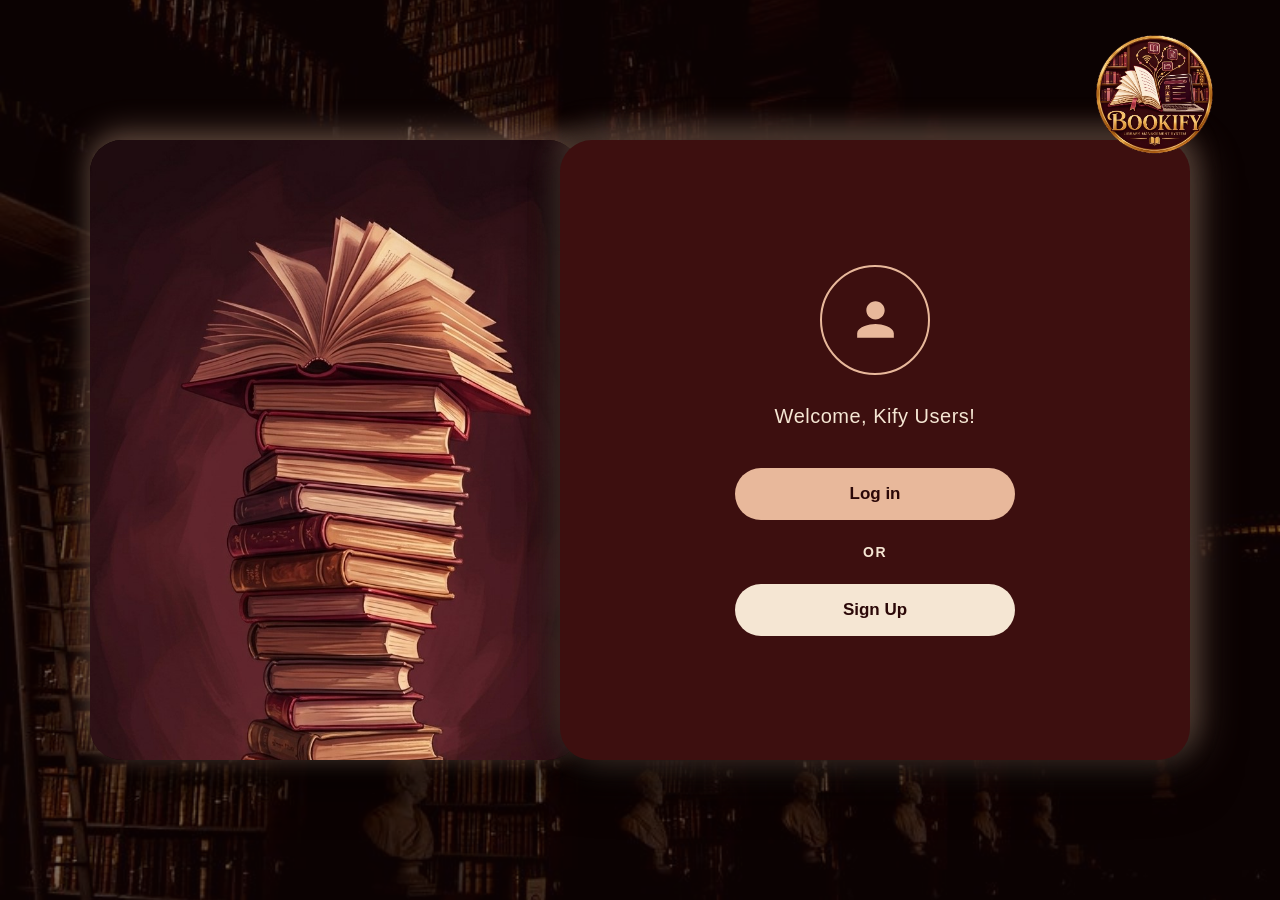
<file: index.html>
<!DOCTYPE html>
<html lang="en">
<head>
<meta charset="UTF-8">
<meta name="viewport" content="width=device-width, initial-scale=1.0">
<title>Bookify — Log In</title>
<link rel="stylesheet" href="d.css">
</head>
<body>

<div class="auth-page">
  <img class="auth-logo" src="lg_no_bg.png" alt="Bookify">
  <div class="auth-container">
    <div class="auth-illustration">
      <img class="auth-books-img" src="bookstack.jpg" alt="Books">
    </div>
    <div class="auth-form-panel">
      <div class="auth-avatar">
        <svg viewBox="0 0 24 24"><path d="M12 12c2.21 0 4-1.79 4-4s-1.79-4-4-4-4 1.79-4 4 1.79 4 4 4zm0 2c-2.67 0-8 1.34-8 4v2h16v-2c0-2.66-5.33-4-8-4z"/></svg>
      </div>
      <div class="auth-heading">Welcome, Kify Users!</div>  
      <div id="loginButtons">
        <button class="auth-btn" onclick="showLoginForm()">Log in</button>
        <div class="auth-or">OR</div>
        <button class="auth-btn-secondary" onclick="showSignUpForm()">Sign Up</button>
      </div>
      <div id="loginForm" class="hidden">
        <div class="auth-field">
          <label>Username</label>
          <input type="text" placeholder="Username" id="loginUsername">
        </div>
        <div class="auth-field">
          <label>Password</label>
          <input type="password" placeholder="Password" id="loginPassword">
        </div>
        <div class="auth-link" onclick="alert('Password reset link sent to your email.')">Forgot Password?</div>
        <button class="auth-btn" onclick="login()">Log in</button>
        <div class="auth-back" onclick="backToLoginButtons()">Back</div>
      </div>
      <div id="signUpForm" class="hidden">
        <div class="auth-field">
          <label>Full Name</label>
          <input type="text" placeholder="Full Name" id="signupName">
        </div>
        <div class="auth-field">
          <label>Username</label>
          <input type="text" placeholder="Choose a username" id="signupUsername">
        </div>
        <div class="auth-field">
          <label>Student / Employee ID</label>
          <input type="text" placeholder="ID Number" id="signupId">
        </div>
        <div class="auth-field">
          <label>Email</label>
          <input type="email" placeholder="Email Address" id="signupEmail">
        </div>
        <div class="auth-field">
          <label>Password</label>
          <input type="password" placeholder="Password" id="signupPassword">
        </div>
        <div class="auth-field">
          <label>Confirm Password</label>
          <input type="password" placeholder="Confirm Password" id="signupConfirm">
        </div>
        <div class="auth-field">
          <label>I am a...</label>
          <div class="auth-roles">
            <button type="button" class="role-btn" onclick="selectRole(this, 'student')">🎓 Student</button>
            <button type="button" class="role-btn" onclick="selectRole(this, 'faculty')">👨‍🏫 Faculty</button>
            <button type="button" class="role-btn" onclick="selectRole(this, 'librarian')">📚 Librarian</button>
          </div>
        </div>
        <button class="auth-btn" onclick="signup()">Sign Up</button>
        <div class="auth-back" onclick="backToLoginButtons()">Already have an account? Log in</div>
      </div>
    </div>
  </div>
</div>

<script src="j.js"></script>
</body>
</html>
</file>
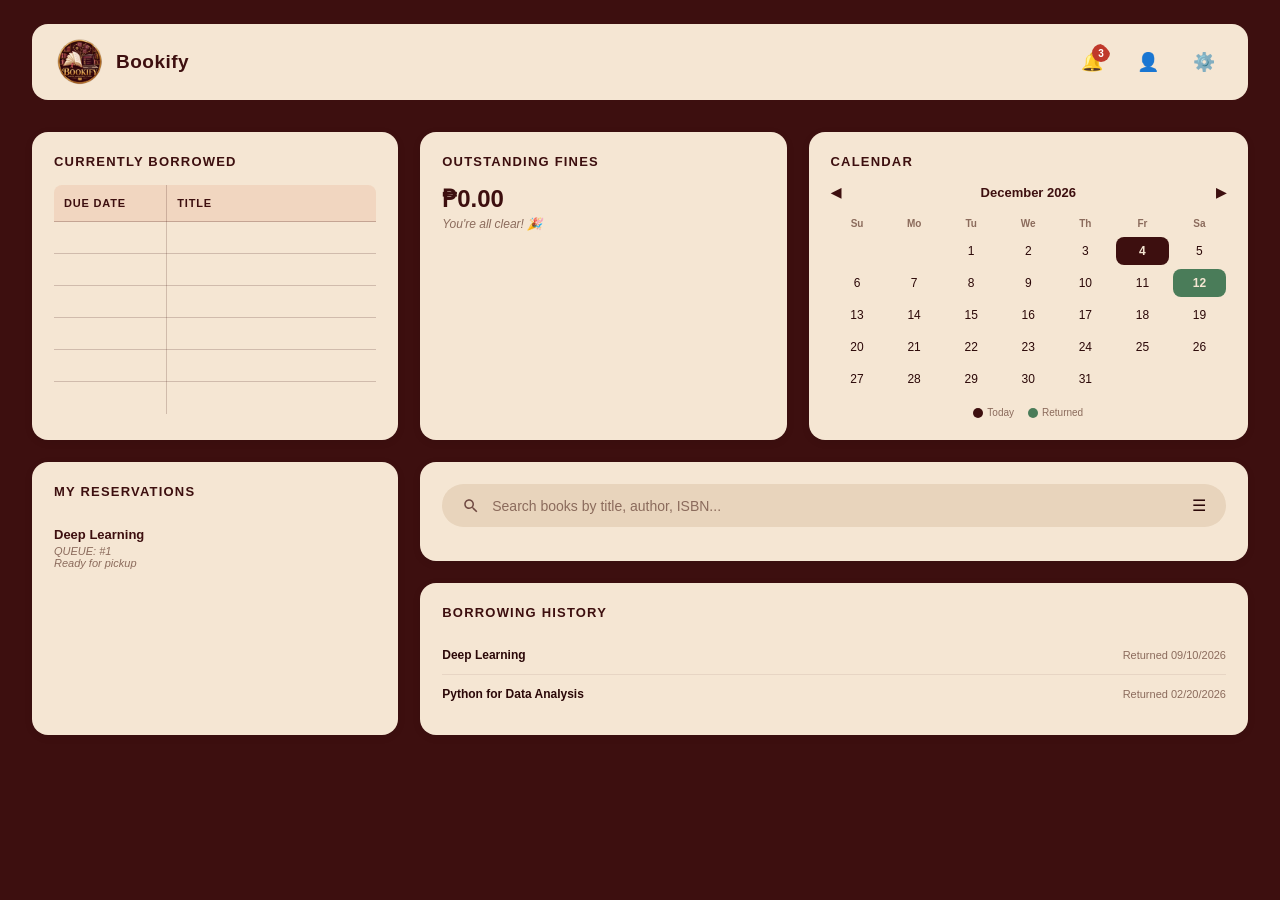
<file: faculty.html>
<!DOCTYPE html>
<html lang="en">
<head>
<meta charset="UTF-8">
<meta name="viewport" content="width=device-width, initial-scale=1.0">
<title>Bookify — Faculty Dashboard</title>
<link rel="stylesheet" href="d.css">
</head>
<body>

<div class="dashboard-page">
  <div class="top-bar">
    <div class="top-bar-logo">
      <img src="lg_no_bg.png" alt="Bookify">
      <span>Bookify</span>
    </div>
    <div class="top-bar-icons">
      <button class="icon-btn" onclick="toggleNotif()">
        🔔
        <span class="badge" id="notifBadge">0</span>
      </button>
      <button class="icon-btn" id="profileBtn" onclick="openProfile()">👤</button>
      <a href="settings.html" class="icon-btn">⚙️</a>
      <div id="notifDropdown" class="notif-dropdown hidden">
        <h4>🔔 Notifications</h4>
        <div id="notifContent"></div>
      </div>
    </div>
  </div>

  <div class="dashboard-content student-layout">
    <div class="card card-borrowed">
      <h3>CURRENTLY BORROWED</h3>
      <table class="borrowed-table">
        <thead>
          <tr><th>Due Date</th><th>Title</th></tr>
        </thead>
        <tbody>
          <tr><td></td><td></td></tr>
          <tr><td></td><td></td></tr>
          <tr><td></td><td></td></tr>
          <tr><td></td><td></td></tr>
          <tr><td></td><td></td></tr>
          <tr><td></td><td></td></tr>
        </tbody>
      </table>
    </div>

    <div class="card card-fines">
      <h3>OUTSTANDING FINES</h3>
      <div class="fine-amount">₱0.00</div>
      <div class="fine-reason">You're all clear! 🎉</div>
    </div>

    <div class="card card-calendar">
      <h3>CALENDAR</h3>
      <div class="calendar-widget">
        <div class="calendar-header">
          <span>◀</span>
          <span id="calendarMonth">September 2026</span>
          <span>▶</span>
        </div>
        <div class="calendar-grid" id="calendarGrid"></div>
      </div>
      <div class="calendar-legend">
        <span><span class="legend-dot today-dot"></span>Today</span>
        <span><span class="legend-dot returned-dot"></span>Returned</span>
      </div>
    </div>

    <div class="card card-reservations">
      <h3>MY RESERVATIONS</h3>
      <div class="reservation-item">
        <div class="title">Deep Learning</div>
        <div class="meta">QUEUE: #1</div>
        <div class="meta">Ready for pickup</div>
      </div>
    </div>

    <div class="card card-search">
      <div class="search-bar">
        <svg viewBox="0 0 24 24"><path d="M15.5 14h-.79l-.28-.27C15.41 12.59 16 11.11 16 9.5 16 5.91 13.09 3 9.5 3S3 5.91 3 9.5 5.91 16 9.5 16c1.61 0 3.09-.59 4.23-1.57l.27.28v.79l5 4.99L20.49 19l-4.99-5zm-6 0C7.01 14 5 11.99 5 9.5S7.01 5 9.5 5 14 7.01 14 9.5 11.99 14 9.5 14z"/></svg>
        <input type="text" placeholder="Search books by title, author, ISBN..." id="bookSearch" oninput="handleBookSearch(this.value)">
        <span>☰</span>
      </div>
      <div id="searchResults" class="search-results"></div>
    </div>

    <div class="card card-history">
      <h3>BORROWING HISTORY</h3>
      <div class="history-item">
        <span class="book-title">Deep Learning</span>
        <span class="return-date">Returned 09/10/2026</span>
      </div>
      <div class="history-item">
        <span class="book-title">Python for Data Analysis</span>
        <span class="return-date">Returned 02/20/2026</span>
      </div>
    </div>
  </div>
</div>

<div id="modalOverlay" class="modal-overlay hidden">
  <div class="modal-card">
    <div class="modal-header">
      <h2 id="modalTitle">Title</h2>
      <button class="modal-close" onclick="closeModal()">✕</button>
    </div>
    <div id="modalBody" class="modal-body"></div>
  </div>
</div>

<script src="j.js"></script>
<script>
  buildCalendar('calendarGrid', 'calendarMonth');
  loadProfileIcon();
  loadNotifications();
</script>
</body>
</html>
</file>
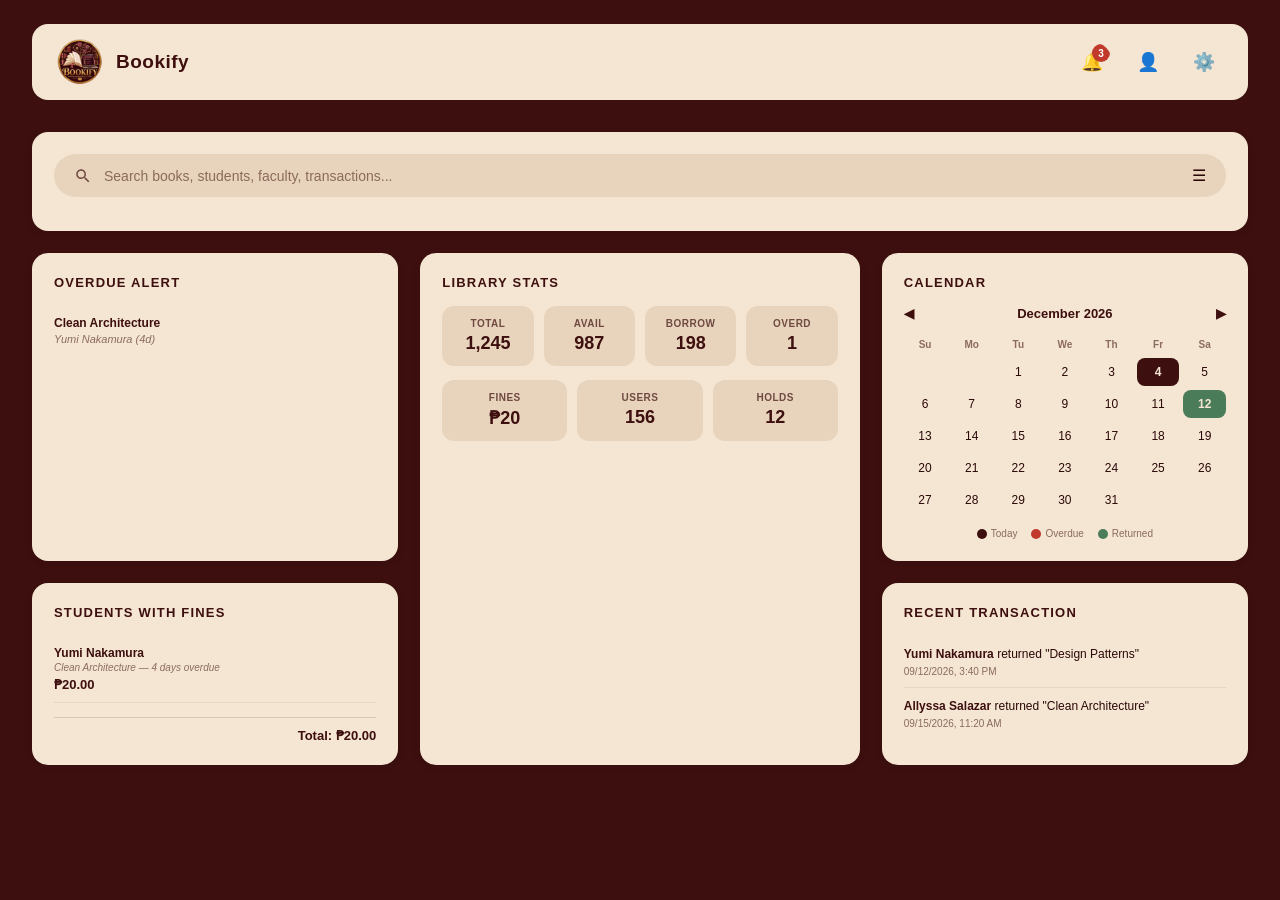
<file: librarian.html>
<!DOCTYPE html>
<html lang="en">
<head>
<meta charset="UTF-8">
<meta name="viewport" content="width=device-width, initial-scale=1.0">
<title>Bookify — Librarian Dashboard</title>
<link rel="stylesheet" href="d.css">
</head>
<body>

<div class="dashboard-page">
  <div class="top-bar">
    <div class="top-bar-logo">
      <img src="lg_no_bg.png" alt="Bookify">
      <span>Bookify</span>
    </div>
    <div class="top-bar-icons">
      <button class="icon-btn" onclick="toggleNotif()">
        🔔
        <span class="badge" id="notifBadge">0</span>
      </button>
      <button class="icon-btn" id="profileBtn" onclick="openProfile()">👤</button>
      <a href="settings.html" class="icon-btn">⚙️</a>
      <div id="notifDropdown" class="notif-dropdown hidden">
        <h4>🔔 Notifications</h4>
        <div id="notifContent"></div>
      </div>
    </div>
  </div>

  <div class="dashboard-content librarian-layout">
    <div class="card card-search-lib">
      <div class="search-bar">
        <svg viewBox="0 0 24 24"><path d="M15.5 14h-.79l-.28-.27C15.41 12.59 16 11.11 16 9.5 16 5.91 13.09 3 9.5 3S3 5.91 3 9.5 5.91 16 9.5 16c1.61 0 3.09-.59 4.23-1.57l.27.28v.79l5 4.99L20.49 19l-4.99-5zm-6 0C7.01 14 5 11.99 5 9.5S7.01 5 9.5 5 14 7.01 14 9.5 11.99 14 9.5 14z"/></svg>
        <input type="text" placeholder="Search books, students, faculty, transactions..." id="bookSearch" oninput="handleBookSearch(this.value)">
        <span>☰</span>
      </div>
      <div id="searchResults" class="search-results"></div>
    </div>

    <div class="card card-overdue">
      <h3>OVERDUE ALERT</h3>
      <div class="overdue-item">
        <div class="title">Clean Architecture</div>
        <div class="person">Yumi Nakamura (4d)</div>
      </div>
    </div>

    <div class="card card-stats">
      <h3>LIBRARY STATS</h3>
      <div class="stats-row">
        <div class="stat-card"><div class="label">TOTAL</div><div class="value">1,245</div></div>
        <div class="stat-card"><div class="label">AVAIL</div><div class="value">987</div></div>
        <div class="stat-card"><div class="label">BORROW</div><div class="value">198</div></div>
        <div class="stat-card"><div class="label">OVERD</div><div class="value">1</div></div>
      </div>
      <div class="stats-row-2">
        <div class="stat-card"><div class="label">FINES</div><div class="value">₱20</div></div>
        <div class="stat-card"><div class="label">USERS</div><div class="value">156</div></div>
        <div class="stat-card"><div class="label">HOLDS</div><div class="value">12</div></div>
      </div>
    </div>

    <div class="card card-calendar">
      <h3>CALENDAR</h3>
      <div class="calendar-widget">
        <div class="calendar-header">
          <span>◀</span>
          <span id="calendarMonthLib">September 2026</span>
          <span>▶</span>
        </div>
        <div class="calendar-grid" id="calendarGridLib"></div>
      </div>
      <div class="calendar-legend">
        <span><span class="legend-dot today-dot"></span>Today</span>
        <span><span class="legend-dot overdue-dot"></span>Overdue</span>
        <span><span class="legend-dot returned-dot"></span>Returned</span>
      </div>
    </div>

    <div class="card card-fines">
      <h3>STUDENTS WITH FINES</h3>
      <div class="fine-student">
        <div class="fine-student-name">Yumi Nakamura</div>
        <div class="fine-student-detail">Clean Architecture — 4 days overdue</div>
        <div class="fine-student-amount">₱20.00</div>
      </div>
      <div class="fine-total">Total: ₱20.00</div>
    </div>

    <div class="card card-recent">
      <h3>RECENT TRANSACTION</h3>
      <div class="recent-item">
        <div class="action"><strong>Yumi Nakamura</strong> returned "Design Patterns"</div>
        <div class="time">09/12/2026, 3:40 PM</div>
      </div>
      <div class="recent-item">
        <div class="action"><strong>Allyssa Salazar</strong> returned "Clean Architecture"</div>
        <div class="time">09/15/2026, 11:20 AM</div>
      </div>
    </div>
  </div>
</div>

<div id="modalOverlay" class="modal-overlay hidden">
  <div class="modal-card">
    <div class="modal-header">
      <h2 id="modalTitle">Title</h2>
      <button class="modal-close" onclick="closeModal()">✕</button>
    </div>
    <div id="modalBody" class="modal-body"></div>
  </div>
</div>

<script src="j.js"></script>
<script>
  buildCalendar('calendarGridLib', 'calendarMonthLib');
  loadProfileIcon();
  loadNotifications();
</script>
</body>
</html>
</file>
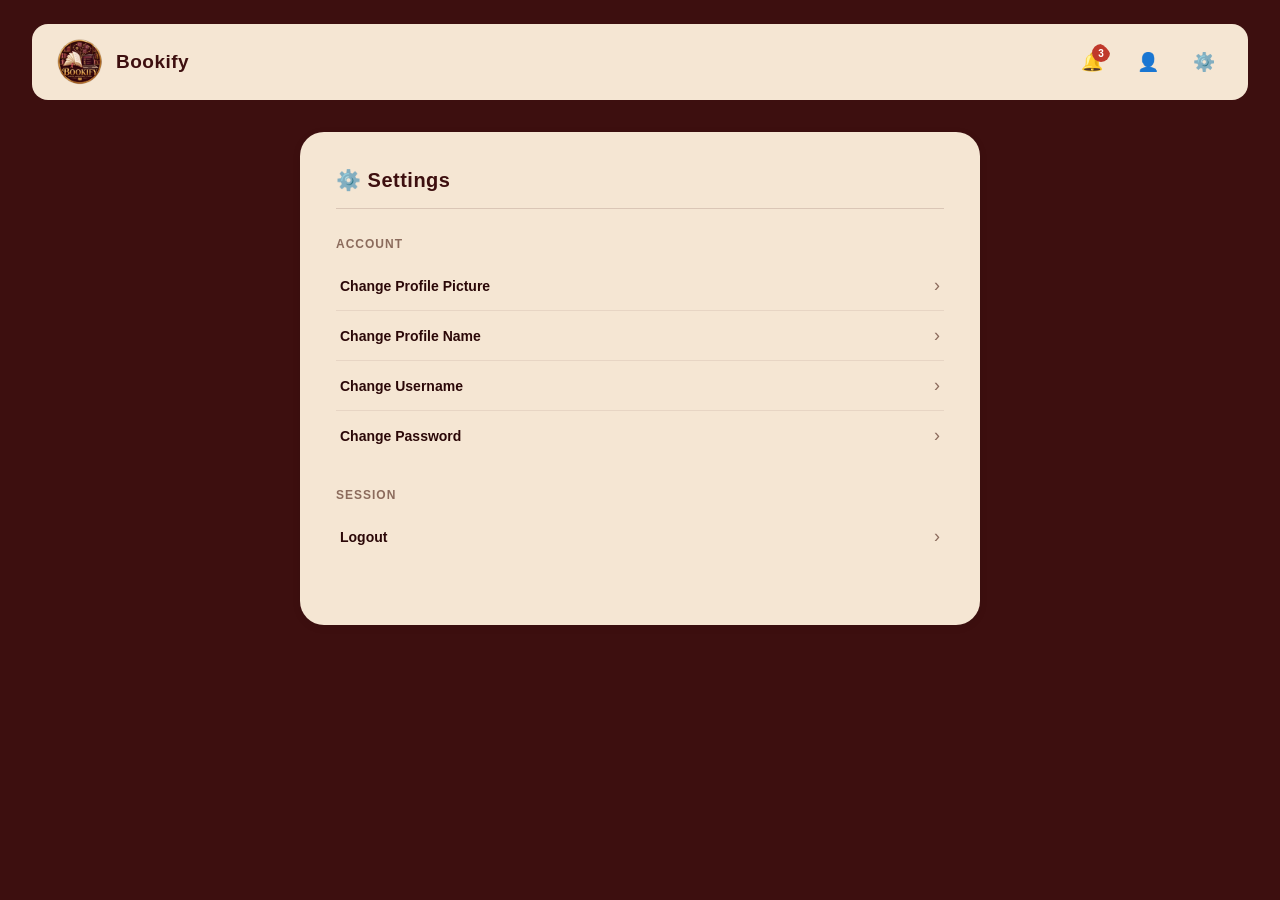
<file: settings.html>
<!DOCTYPE html>
<html lang="en">
<head>
<meta charset="UTF-8">
<meta name="viewport" content="width=device-width, initial-scale=1.0">
<title>Bookify — Settings</title>
<link rel="stylesheet" href="d.css">
</head>
<body>

<div class="dashboard-page">
  <div class="top-bar">
    <div class="top-bar-logo">
      <img src="lg_no_bg.png" alt="Bookify">
      <span>Bookify</span>
    </div>
    <div class="top-bar-icons">
      <button class="icon-btn" onclick="toggleNotif()">
        🔔
        <span class="badge" id="notifBadge">0</span>
      </button>
      <button class="icon-btn" id="profileBtn" onclick="openProfile()">👤</button>
      <a href="javascript:history.back()" class="icon-btn">⚙️</a>
      <div id="notifDropdown" class="notif-dropdown hidden">
        <h4>🔔 Notifications</h4>
        <div id="notifContent"></div>
      </div>
    </div>
  </div>

  <div class="settings-card">
    <div class="settings-header">
      <h2>⚙️ Settings</h2>
    </div>

    <div class="settings-section">
      <h3>Account</h3>
      <div class="settings-item" onclick="openChangePicture()">
        <span>Change Profile Picture</span><span class="arrow">›</span>
      </div>
      <div class="settings-item" onclick="openChangeName()">
        <span>Change Profile Name</span><span class="arrow">›</span>
      </div>
      <div class="settings-item" onclick="openChangeUsername()">
        <span>Change Username</span><span class="arrow">›</span>
      </div>
      <div class="settings-item" onclick="openChangePassword()">
        <span>Change Password</span><span class="arrow">›</span>
      </div>
    </div>

    <div class="settings-section admin-only" style="display: none;">
      <h3>Admin Controls</h3>
      <div class="settings-item" onclick="openDashboardPanel()">
        <span>📊 View Dashboard</span><span class="arrow">›</span>
      </div>
      <div class="settings-item" onclick="openReports()">
        <span>📈 Generate Reports</span><span class="arrow">›</span>
      </div>
      <div class="settings-item" onclick="openManageUsers()">
        <span>👥 Manage Users</span><span class="arrow">›</span>
      </div>
      <div class="settings-item" onclick="openPolicies()">
        <span>⚙️ Configure Policies</span><span class="arrow">›</span>
      </div>
      <div class="settings-item" onclick="openAuditTrail()">
        <span>📋 View Audit Trail</span><span class="arrow">›</span>
      </div>
    </div>

    <div class="settings-section admin-only" style="display: none;">
      <h3>General Settings</h3>
      <div class="settings-item"><span>Fine Rate per Day</span><span id="prefFineRate">₱5.00</span></div>
      <div class="settings-item"><span>Lost Item Threshold</span><span id="prefLostThreshold">3 days</span></div>
      <div class="settings-item"><span>Student Borrow Limit</span><span id="prefStudentLimit">3 books</span></div>
      <div class="settings-item"><span>Faculty Borrow Limit</span><span id="prefFacultyLimit">5 books</span></div>
      <div class="settings-item"><span>Hold Expiration</span><span id="prefHoldExpiration">24 hours</span></div>
    </div>

    <div class="settings-section">
      <h3>Session</h3>
      <div class="settings-item" onclick="logout()">
        <span>Logout</span><span class="arrow">›</span>
      </div>
    </div>
  </div>
</div>

<div id="modalOverlay" class="modal-overlay hidden">
  <div class="modal-card">
    <div class="modal-header">
      <h2 id="modalTitle">Title</h2>
      <button class="modal-close" onclick="closeModal()">✕</button>
    </div>
    <div id="modalBody" class="modal-body"></div>
  </div>
</div>

<script src="j.js"></script>
<script>
  loadProfileIcon();
  loadNotifications();

  const users = JSON.parse(localStorage.getItem('bookifyUsers') || '{}');
  const loggedIn = localStorage.getItem('loggedInUser');
  const currentUser = users[loggedIn];

  if (currentUser && currentUser.role === 'librarian') {
    document.querySelectorAll('.admin-only').forEach(el => {
      el.style.display = 'block';
    });
    loadPreferences();
  }

  function loadPreferences() {
    const prefs = JSON.parse(localStorage.getItem('bookifyPreferences') || '{}');
    document.getElementById('prefFineRate').textContent = '₱' + (prefs.fineRate || '5.00');
    document.getElementById('prefLostThreshold').textContent = (prefs.lostThreshold || '3') + ' days';
    document.getElementById('prefStudentLimit').textContent = (prefs.studentLimit || '3') + ' books';
    document.getElementById('prefFacultyLimit').textContent = (prefs.facultyLimit || '5') + ' books';
    document.getElementById('prefHoldExpiration').textContent = (prefs.holdExpiration || '24') + ' hours';
  }
</script>
</body>
</html>
</file>
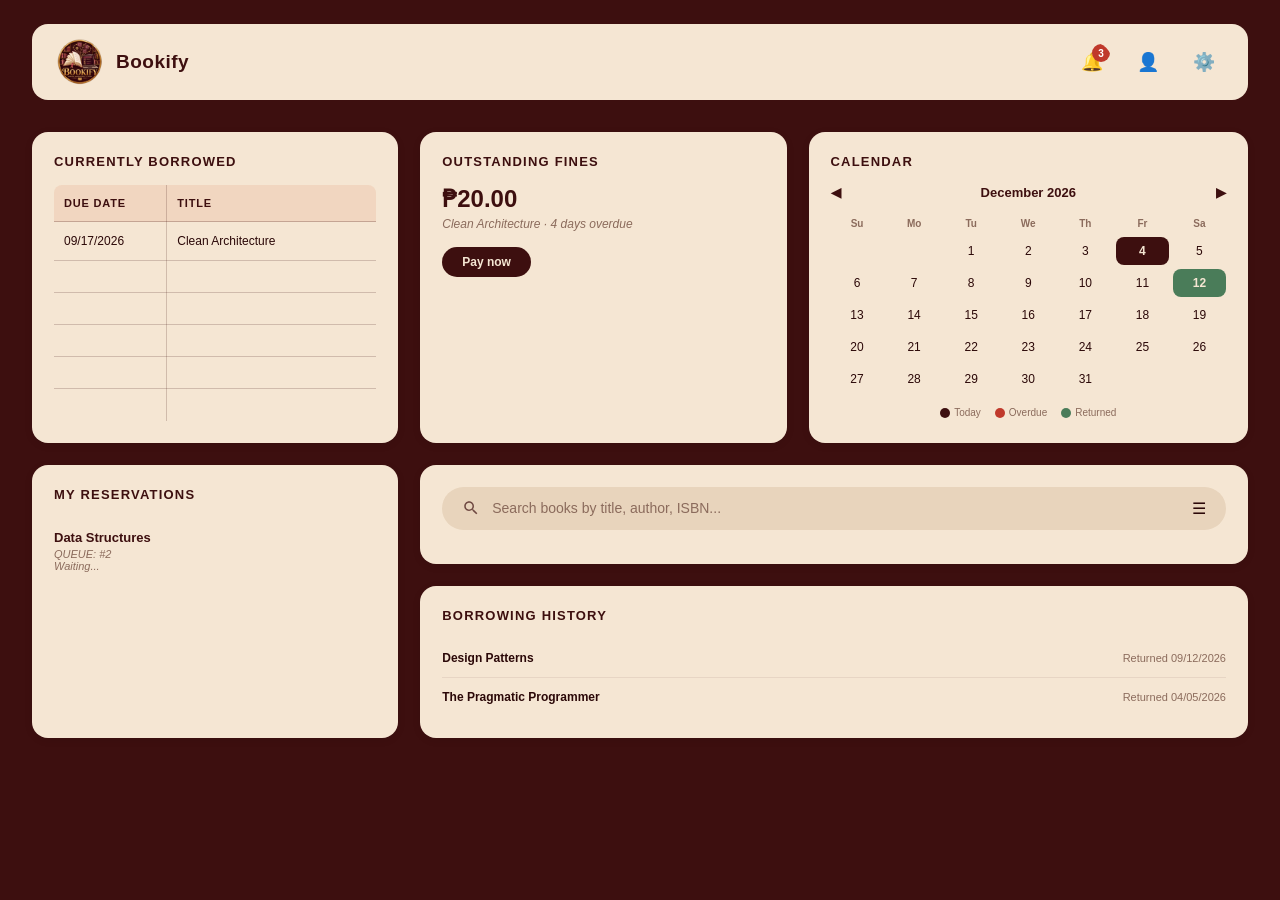
<file: student.html>
<!DOCTYPE html>
<html lang="en">
<head>
<meta charset="UTF-8">
<meta name="viewport" content="width=device-width, initial-scale=1.0">
<title>Bookify — Student Dashboard</title>
<link rel="stylesheet" href="d.css">
</head>
<body>

<div class="dashboard-page">
  <div class="top-bar">
    <div class="top-bar-logo">
      <img src="lg_no_bg.png" alt="Bookify">
      <span>Bookify</span>
    </div>
    <div class="top-bar-icons">
      <button class="icon-btn" onclick="toggleNotif()">
        🔔
        <span class="badge" id="notifBadge">0</span>
      </button>
      <button class="icon-btn" id="profileBtn" onclick="openProfile()">👤</button>
      <a href="settings.html" class="icon-btn">⚙️</a>
      <div id="notifDropdown" class="notif-dropdown hidden">
        <h4>🔔 Notifications</h4>
        <div id="notifContent"></div>
      </div>
    </div>
  </div>

  <div class="dashboard-content student-layout">
    <div class="card card-borrowed">
      <h3>CURRENTLY BORROWED</h3>
      <table class="borrowed-table">
        <thead>
          <tr><th>Due Date</th><th>Title</th></tr>
        </thead>
        <tbody>
          <tr><td>09/17/2026</td><td>Clean Architecture</td></tr>
          <tr><td></td><td></td></tr>
          <tr><td></td><td></td></tr>
          <tr><td></td><td></td></tr>
          <tr><td></td><td></td></tr>
          <tr><td></td><td></td></tr>
        </tbody>
      </table>
    </div>

    <div class="card card-fines">
      <h3>OUTSTANDING FINES</h3>
      <div class="fine-amount">₱20.00</div>
      <div class="fine-reason">Clean Architecture · 4 days overdue</div>
      <button class="pay-btn" onclick="alert('Redirecting to payment...')">Pay now</button>
    </div>

    <div class="card card-calendar">
      <h3>CALENDAR</h3>
      <div class="calendar-widget">
        <div class="calendar-header">
          <span>◀</span>
          <span id="calendarMonth">September 2026</span>
          <span>▶</span>
        </div>
        <div class="calendar-grid" id="calendarGrid"></div>
      </div>
      <div class="calendar-legend">
        <span><span class="legend-dot today-dot"></span>Today</span>
        <span><span class="legend-dot overdue-dot"></span>Overdue</span>
        <span><span class="legend-dot returned-dot"></span>Returned</span>
      </div>
    </div>

    <div class="card card-reservations">
      <h3>MY RESERVATIONS</h3>
      <div class="reservation-item">
        <div class="title">Data Structures</div>
        <div class="meta">QUEUE: #2</div>
        <div class="meta">Waiting...</div>
      </div>
    </div>

    <div class="card card-search">
      <div class="search-bar">
        <svg viewBox="0 0 24 24"><path d="M15.5 14h-.79l-.28-.27C15.41 12.59 16 11.11 16 9.5 16 5.91 13.09 3 9.5 3S3 5.91 3 9.5 5.91 16 9.5 16c1.61 0 3.09-.59 4.23-1.57l.27.28v.79l5 4.99L20.49 19l-4.99-5zm-6 0C7.01 14 5 11.99 5 9.5S7.01 5 9.5 5 14 7.01 14 9.5 11.99 14 9.5 14z"/></svg>
        <input type="text" placeholder="Search books by title, author, ISBN..." id="bookSearch" oninput="handleBookSearch(this.value)">
        <span>☰</span>
      </div>
      <div id="searchResults" class="search-results"></div>
    </div>

    <div class="card card-history">
      <h3>BORROWING HISTORY</h3>
      <div class="history-item">
        <span class="book-title">Design Patterns</span>
        <span class="return-date">Returned 09/12/2026</span>
      </div>
      <div class="history-item">
        <span class="book-title">The Pragmatic Programmer</span>
        <span class="return-date">Returned 04/05/2026</span>
      </div>
    </div>
  </div>
</div>

<div id="modalOverlay" class="modal-overlay hidden">
  <div class="modal-card">
    <div class="modal-header">
      <h2 id="modalTitle">Title</h2>
      <button class="modal-close" onclick="closeModal()">✕</button>
    </div>
    <div id="modalBody" class="modal-body"></div>
  </div>
</div>

<script src="j.js"></script>
<script>
  buildCalendar('calendarGrid', 'calendarMonth');
  loadProfileIcon();
  loadNotifications();
</script>
</body>
</html>
</file>
<file: d.css>
@import url('https://fonts.cdnfonts.com/css/glacial-indifference-2');

* {
  margin: 0;
  padding: 0;
  box-sizing: border-box;
  font-family: 'Glacial Indifference', sans-serif;
}

:root {
  --maroon: #3D0F0F;
  --maroon-light: #5A1A1A;
  --cream: #F5E6D3;
  --cream-dark: #E8D4BC;
  --peach: #E8B89B;
  --peach-dark: #D99B7A;
  --gold: #C9A961;
  --green: #4A7C59;
  --red: #C0392B;
  --text-dark: #2B0808;
  --shadow: 0 8px 32px rgba(0, 0, 0, 0.4);
  --shadow-soft: 0 4px 16px rgba(0, 0, 0, 0.2);
  --radius: 24px;
  --radius-sm: 16px;
  --radius-pill: 999px;
}

body {
  background: #1a0a0a url('bg.jfif') center/cover no-repeat fixed;
  min-height: 100vh;
  color: var(--text-dark);
  overflow-x: hidden;
}

body::before {
  content: '';
  position: fixed;
  inset: 0;
  background: rgba(20, 5, 5, 0.55);
  z-index: -1;
}

.hidden {
  display: none !important;
}

.auth-page {
  min-height: 100vh;
  display: flex;
  align-items: center;
  justify-content: center;
  padding: 40px 20px;
  position: relative;
}

.auth-logo {
  position: fixed;
  top: 30px;
  right: 60px;
  width: 130px;
  height: 130px;
  object-fit: contain;
  z-index: 10;
}

.auth-container {
  display: flex;
  max-width: 1100px;
  width: 100%;
  min-height: 620px;
  position: relative;
}

.auth-illustration {
  flex: 1;
  border-radius: 32px;
  overflow: hidden;
  position: relative;
  display: flex;
  align-items: center;
  justify-content: center;
  box-shadow:
    0 -10px 30px rgba(232, 184, 155, 0.3),
    0 0 25px rgba(232, 184, 155, 0.15),
    0 20px 50px rgba(0, 0, 0, 0.5);
  z-index: 1;
}

.auth-books-img {
  width: 100%;
  height: 100%;
  object-fit: cover;
  display: block;
}

.auth-form-panel {
  flex: 1;
  border-radius: 32px;
  padding: 60px 70px;
  display: flex;
  flex-direction: column;
  justify-content: center;
  align-items: center;
  background: #3D0F0F;
  margin-left: -20px;
  box-shadow:
    -10px 0 30px rgba(0, 0, 0, 0.5),
    0 -10px 30px rgba(232, 184, 155, 0.35),
    10px 0 40px rgba(232, 184, 155, 0.25),
    0 20px 50px rgba(0, 0, 0, 0.6);
  z-index: 2;
  position: relative;
}

.auth-avatar {
  width: 110px;
  height: 110px;
  border-radius: 50%;
  border: 2.5px solid var(--peach);
  display: flex;
  align-items: center;
  justify-content: center;
  margin: 0 auto 30px;
  background: transparent;
}

.auth-avatar svg {
  width: 55px;
  height: 55px;
  fill: var(--peach);
}

.auth-heading {
  text-align: center;
  color: var(--cream);
  font-size: 20px;
  font-weight: 400;
  margin-bottom: 40px;
  letter-spacing: 0.5px;
}

.auth-btn {
  width: 280px;
  padding: 16px;
  border-radius: var(--radius-pill);
  border: none;
  background: var(--peach);
  color: var(--text-dark);
  font-size: 17px;
  font-weight: 700;
  cursor: pointer;
  transition: all 0.2s;
  font-family: 'Glacial Indifference', sans-serif;
  display: block;
  margin: 0 auto;
}

.auth-btn:hover {
  background: var(--peach-dark);
  transform: translateY(-2px);
  box-shadow: 0 6px 20px rgba(217, 155, 122, 0.5);
}

.auth-btn-secondary {
  width: 280px;
  padding: 16px;
  border-radius: var(--radius-pill);
  border: none;
  background: var(--cream);
  color: var(--text-dark);
  font-size: 17px;
  font-weight: 700;
  cursor: pointer;
  transition: all 0.2s;
  font-family: 'Glacial Indifference', sans-serif;
  display: block;
  margin: 0 auto;
}

.auth-btn-secondary:hover {
  background: var(--cream-dark);
  transform: translateY(-2px);
}

.auth-or {
  text-align: center;
  color: var(--cream);
  font-size: 14px;
  font-weight: 700;
  margin: 24px 0;
  letter-spacing: 1.5px;
}

.auth-link {
  text-align: right;
  color: var(--cream);
  font-size: 13px;
  margin-top: 4px;
  margin-bottom: 20px;
  cursor: pointer;
  max-width: 320px;
  width: 100%;
  margin-left: auto;
  margin-right: auto;
  text-decoration: none;
}

.auth-link:hover {
  color: var(--peach);
  text-decoration: underline;
}

.auth-back {
  text-align: center;
  color: var(--cream);
  font-size: 13px;
  margin-top: 24px;
  cursor: pointer;
  text-decoration: none;
  width: 100%;
  display: block;
}

.auth-back:hover {
  color: var(--peach);
  text-decoration: underline;
}

.auth-field {
  margin-bottom: 20px;
  width: 100%;
  max-width: 280px;
  margin-left: auto;
  margin-right: auto;
}

.auth-field label {
  display: block;
  color: var(--cream);
  font-size: 13px;
  font-weight: 700;
  margin-bottom: 8px;
  letter-spacing: 0.5px;
}

.auth-field input {
  width: 100%;
  padding: 16px 20px;
  border-radius: var(--radius-pill);
  border: none;
  background: var(--cream);
  color: var(--text-dark);
  font-size: 14px;
  outline: none;
  transition: box-shadow 0.2s;
  font-family: 'Glacial Indifference', sans-serif;
}

.auth-field input::placeholder {
  color: #8B6B5C;
}

.auth-field input:focus {
  box-shadow: 0 0 0 3px rgba(201, 169, 97, 0.4);
}

.auth-roles {
  display: flex;
  gap: 8px;
  justify-content: center;
  width: 100%;
  flex-wrap: wrap;
}

.role-btn {
  flex: 1;
  min-width: 80px;
  padding: 10px 6px;
  border-radius: var(--radius-pill);
  border: 2px solid var(--peach);
  background: transparent;
  color: var(--cream);
  font-size: 12px;
  font-weight: 700;
  cursor: pointer;
  transition: all 0.2s;
  font-family: 'Glacial Indifference', sans-serif;
}

.role-btn:hover {
  background: rgba(232, 184, 155, 0.2);
}

.role-btn.selected {
  background: var(--peach);
  color: var(--text-dark);
  border-color: var(--peach);
}

.dashboard-page {
  min-height: 100vh;
  padding: 24px 32px;
  position: relative;
  background: var(--maroon);
}

.top-bar {
  display: flex;
  align-items: center;
  justify-content: space-between;
  margin-bottom: 32px;
  padding: 14px 24px;
  background: var(--cream);
  border-radius: var(--radius-sm);
}

.top-bar-logo {
  display: flex;
  align-items: center;
  gap: 12px;
}

.top-bar-logo img {
  width: 48px;
  height: 48px;
  object-fit: contain;
}

.top-bar-logo span {
  font-size: 19px;
  font-weight: 700;
  color: var(--maroon);
  letter-spacing: 0.5px;
}

.top-bar-icons {
  display: flex;
  align-items: center;
  gap: 16px;
  position: relative;
}

.icon-btn {
  width: 40px;
  height: 40px;
  border-radius: 50%;
  border: none;
  background: transparent;
  color: var(--maroon);
  display: flex;
  align-items: center;
  justify-content: center;
  cursor: pointer;
  transition: all 0.2s;
  font-size: 18px;
  position: relative;
  text-decoration: none;
  font-family: 'Glacial Indifference', sans-serif;
  overflow: hidden;
}

.icon-btn:hover {
  background: rgba(61, 15, 15, 0.08);
}

.icon-btn img {
  width: 100%;
  height: 100%;
  object-fit: cover;
  border-radius: 50%;
}

.icon-btn .badge {
  position: absolute;
  top: 2px;
  right: 2px;
  background: var(--red);
  color: white;
  font-size: 10px;
  font-weight: 700;
  width: 18px;
  height: 18px;
  border-radius: 50%;
  display: flex;
  align-items: center;
  justify-content: center;
  z-index: 2;
}

.notif-dropdown {
  position: absolute;
  top: 55px;
  right: 0;
  width: 320px;
  background: var(--cream);
  border-radius: var(--radius-sm);
  box-shadow: 0 12px 32px rgba(0, 0, 0, 0.25);
  padding: 18px;
  z-index: 100;
}

.notif-dropdown h4 {
  color: var(--maroon);
  font-size: 14px;
  margin-bottom: 12px;
  padding-bottom: 8px;
  border-bottom: 1px solid rgba(61, 15, 15, 0.15);
}

.notif-item {
  padding: 10px 0;
  border-bottom: 1px solid rgba(61, 15, 15, 0.08);
  font-size: 12px;
  color: var(--text-dark);
  line-height: 1.5;
}

.notif-item:last-child {
  border-bottom: none;
}

.notif-item strong {
  color: var(--maroon);
  display: block;
  margin-bottom: 3px;
  font-size: 12px;
}

.notif-item span {
  font-size: 10px;
  color: #8B6B5C;
}

.dashboard-content {
  display: grid;
  gap: 22px;
}

.student-layout {
  grid-template-columns: 1fr 1fr 1.2fr;
  grid-template-areas:
    "borrowed fines calendar"
    "reservations search search"
    "reservations history history";
}

.librarian-layout {
  grid-template-columns: 1fr 1.2fr 1fr;
  grid-template-areas:
    "search search search"
    "overdue stats calendar"
    "fines stats recent";
}

.card {
  background: var(--cream);
  border-radius: var(--radius-sm);
  padding: 22px;
  box-shadow: 0 2px 8px rgba(0, 0, 0, 0.08);
}

.card h3 {
  color: var(--maroon);
  font-size: 13px;
  font-weight: 700;
  letter-spacing: 1.2px;
  margin-bottom: 16px;
  display: flex;
  align-items: center;
  justify-content: space-between;
}

.card-borrowed { grid-area: borrowed; }
.card-fines { grid-area: fines; }
.card-reservations { grid-area: reservations; }
.card-search { grid-area: search; }
.card-search-lib { grid-area: search; }
.card-history { grid-area: history; }
.card-calendar { grid-area: calendar; }
.card-overdue { grid-area: overdue; }
.card-stats { grid-area: stats; }
.card-recent { grid-area: recent; }

.borrowed-table {
  width: 100%;
  border-collapse: collapse;
}

.borrowed-table th {
  background: rgba(232, 184, 155, 0.35);
  color: var(--maroon);
  font-size: 11px;
  padding: 12px 10px;
  text-align: left;
  border-bottom: 1px solid rgba(61, 15, 15, 0.25);
  font-weight: 700;
  letter-spacing: 0.8px;
  text-transform: uppercase;
}

.borrowed-table th:first-child {
  border-top-left-radius: 8px;
}

.borrowed-table th:last-child {
  border-top-right-radius: 8px;
}

.borrowed-table td {
  padding: 12px 10px;
  font-size: 12px;
  border-bottom: 1px solid rgba(61, 15, 15, 0.2);
  height: 32px;
}

.borrowed-table th:first-child,
.borrowed-table td:first-child {
  width: 35%;
  border-right: 1px solid rgba(61, 15, 15, 0.2);
}

.borrowed-table tr:last-child td {
  border-bottom: none;
}

.fine-amount {
  font-size: 24px;
  font-weight: 700;
  color: var(--maroon);
  margin-bottom: 4px;
}

.fine-reason {
  font-size: 12px;
  color: #8B6B5C;
  font-style: italic;
  margin-bottom: 16px;
}

.fine-student {
  padding: 10px 0;
  border-bottom: 1px solid rgba(61, 15, 15, 0.08);
}

.fine-student:last-of-type {
  border-bottom: none;
}

.fine-student-name {
  font-weight: 700;
  color: var(--maroon);
  font-size: 12px;
  margin-bottom: 2px;
}

.fine-student-detail {
  font-size: 10px;
  color: #8B6B5C;
  font-style: italic;
  margin-bottom: 4px;
}

.fine-student-amount {
  font-size: 13px;
  font-weight: 700;
  color: var(--maroon);
}

.fine-total {
  margin-top: 14px;
  padding-top: 10px;
  border-top: 1px solid rgba(61, 15, 15, 0.15);
  font-size: 13px;
  font-weight: 700;
  color: var(--maroon);
  text-align: right;
}

.pay-btn {
  background: var(--maroon);
  color: var(--cream);
  border: none;
  padding: 8px 20px;
  border-radius: var(--radius-pill);
  font-size: 12px;
  font-weight: 700;
  cursor: pointer;
  transition: all 0.2s;
  font-family: 'Glacial Indifference', sans-serif;
}

.pay-btn:hover {
  background: var(--maroon-light);
}

.reservation-item {
  padding: 12px 0;
  border-bottom: 1px solid rgba(61, 15, 15, 0.08);
}

.reservation-item:last-child {
  border-bottom: none;
}

.reservation-item .title {
  font-weight: 700;
  color: var(--maroon);
  font-size: 13px;
  margin-bottom: 3px;
}

.reservation-item .meta {
  font-size: 11px;
  color: #8B6B5C;
  font-style: italic;
}

.search-bar {
  display: flex;
  align-items: center;
  background: var(--cream-dark);
  border-radius: var(--radius-pill);
  padding: 12px 20px;
  gap: 12px;
}

.search-bar input {
  flex: 1;
  border: none;
  background: transparent;
  outline: none;
  font-size: 14px;
  color: var(--maroon);
  font-family: 'Glacial Indifference', sans-serif;
}

.search-bar input::placeholder {
  color: #8B6B5C;
}

.search-bar svg {
  width: 18px;
  height: 18px;
  fill: var(--maroon);
  opacity: 0.7;
  cursor: pointer;
}

.search-results {
  margin-top: 12px;
}

.search-group-label {
  font-size: 10px;
  font-weight: 700;
  color: var(--maroon);
  letter-spacing: 1px;
  text-transform: uppercase;
  padding: 10px 4px 4px 4px;
  opacity: 0.7;
  border-bottom: 1px solid rgba(61, 15, 15, 0.15);
  margin-top: 6px;
}

.search-group-label:first-child {
  margin-top: 0;
}

.search-result-item {
  padding: 10px 4px;
  border-bottom: 1px solid rgba(61, 15, 15, 0.08);
  cursor: pointer;
  transition: all 0.2s;
}

.search-result-item:last-child {
  border-bottom: none;
}

.search-result-item:hover {
  padding-left: 8px;
}

.search-result-item strong {
  display: block;
  color: var(--maroon);
  font-size: 13px;
  margin-bottom: 2px;
}

.search-result-item span {
  font-size: 11px;
  color: #8B6B5C;
  font-style: italic;
}

.search-empty {
  text-align: center;
  font-size: 12px;
  color: #8B6B5C;
  font-style: italic;
  padding: 12px;
}

.history-item {
  display: flex;
  justify-content: space-between;
  align-items: center;
  padding: 12px 0;
  border-bottom: 1px solid rgba(61, 15, 15, 0.08);
  font-size: 12px;
}

.history-item:last-child {
  border-bottom: none;
}

.history-item .book-title {
  font-weight: 700;
  color: var(--text-dark);
}

.history-item .return-date {
  color: #8B6B5C;
  font-size: 11px;
}

.calendar-widget {
  background: transparent;
  padding: 0;
  color: var(--maroon);
}

.calendar-header {
  display: flex;
  justify-content: space-between;
  align-items: center;
  margin-bottom: 14px;
  font-size: 13px;
  font-weight: 700;
  color: var(--maroon);
}

.calendar-grid {
  display: grid;
  grid-template-columns: repeat(7, 1fr);
  gap: 4px;
}

.calendar-day-name {
  text-align: center;
  font-size: 10px;
  color: #8B6B5C;
  padding: 4px 0;
  font-weight: 700;
}

.calendar-day {
  text-align: center;
  padding: 7px 0;
  font-size: 12px;
  border-radius: 8px;
  cursor: pointer;
  transition: all 0.15s;
  color: var(--text-dark);
}

.calendar-day:hover {
  background: rgba(61, 15, 15, 0.06);
}

.calendar-day.today {
  background: var(--maroon);
  color: var(--cream);
  font-weight: 700;
}

.calendar-day.due {
  background: var(--peach);
  color: var(--maroon);
  font-weight: 700;
}

.calendar-day.overdue {
  background: var(--red);
  color: var(--cream);
  font-weight: 700;
}

.calendar-day.returned {
  background: var(--green);
  color: var(--cream);
  font-weight: 700;
}

.calendar-legend {
  display: flex;
  justify-content: center;
  gap: 14px;
  margin-top: 14px;
  font-size: 10px;
  color: #8B6B5C;
  flex-wrap: wrap;
}

.legend-dot {
  display: inline-block;
  width: 10px;
  height: 10px;
  border-radius: 50%;
  margin-right: 4px;
  vertical-align: middle;
}

.today-dot { background: var(--maroon); }
.due-dot { background: var(--peach); }
.overdue-dot { background: var(--red); }
.returned-dot { background: var(--green); }

.stats-row {
  display: grid;
  grid-template-columns: repeat(4, 1fr);
  gap: 10px;
  margin-bottom: 14px;
}

.stats-row-2 {
  display: grid;
  grid-template-columns: repeat(3, 1fr);
  gap: 10px;
}

.stat-card {
  background: var(--cream-dark);
  border-radius: 12px;
  padding: 12px 8px;
  text-align: center;
}

.stat-card .label {
  font-size: 10px;
  color: var(--maroon);
  font-weight: 700;
  letter-spacing: 0.5px;
  margin-bottom: 4px;
  opacity: 0.7;
}

.stat-card .value {
  font-size: 18px;
  font-weight: 700;
  color: var(--maroon);
}

.overdue-item {
  padding: 10px 0;
  border-bottom: 1px solid rgba(61, 15, 15, 0.08);
}

.overdue-item:last-child {
  border-bottom: none;
}

.overdue-item .title {
  font-weight: 700;
  color: var(--maroon);
  font-size: 12px;
  margin-bottom: 3px;
}

.overdue-item .person {
  font-size: 11px;
  color: #8B6B5C;
  font-style: italic;
}

.recent-item {
  padding: 10px 0;
  border-bottom: 1px solid rgba(61, 15, 15, 0.08);
  font-size: 12px;
}

.recent-item:last-child {
  border-bottom: none;
}

.recent-item .action {
  color: var(--text-dark);
  margin-bottom: 3px;
  line-height: 1.4;
}

.recent-item .action strong {
  color: var(--maroon);
}

.recent-item .time {
  font-size: 10px;
  color: #8B6B5C;
}

.calendar-icon-btn {
  background: transparent;
  border: none;
  cursor: pointer;
  font-size: 14px;
  color: var(--maroon);
  opacity: 0.7;
}

.settings-card {
  background: var(--cream);
  border-radius: var(--radius);
  max-width: 680px;
  margin: 0 auto;
  padding: 36px;
  box-shadow: 0 2px 8px rgba(0, 0, 0, 0.08);
}

.settings-header {
  margin-bottom: 28px;
  padding-bottom: 16px;
  border-bottom: 1px solid rgba(61, 15, 15, 0.15);
}

.settings-header h2 {
  color: var(--maroon);
  font-size: 20px;
  font-weight: 700;
  letter-spacing: 0.5px;
}

.settings-section {
  margin-bottom: 28px;
}

.settings-section h3 {
  color: #8B6B5C;
  font-size: 12px;
  margin-bottom: 10px;
  letter-spacing: 1px;
  font-weight: 700;
  text-transform: uppercase;
}

.settings-item {
  display: flex;
  align-items: center;
  justify-content: space-between;
  padding: 14px 4px;
  border-bottom: 1px solid rgba(61, 15, 15, 0.08);
  cursor: pointer;
  transition: all 0.2s;
  font-size: 14px;
  color: var(--text-dark);
  font-weight: 700;
}

.settings-item:last-child {
  border-bottom: none;
}

.settings-item:hover {
  padding-left: 10px;
}

.settings-item .arrow {
  color: #8B6B5C;
  font-weight: 400;
  font-size: 18px;
}

.settings-section.admin-only {
  display: none;
}

.modal-overlay {
  position: fixed;
  inset: 0;
  background: rgba(20, 5, 5, 0.85);
  display: flex;
  align-items: center;
  justify-content: center;
  z-index: 500;
  padding: 20px;
}

.modal-card {
  background: var(--cream);
  border-radius: var(--radius);
  max-width: 520px;
  width: 100%;
  max-height: 85vh;
  overflow-y: auto;
  padding: 28px;
  box-shadow: 0 20px 60px rgba(0, 0, 0, 0.4);
}

.modal-header {
  display: flex;
  align-items: center;
  justify-content: space-between;
  margin-bottom: 20px;
  padding-bottom: 14px;
  border-bottom: 1px solid rgba(61, 15, 15, 0.15);
}

.modal-header h2 {
  color: var(--maroon);
  font-size: 17px;
  font-weight: 700;
}

.modal-close {
  background: transparent;
  color: var(--maroon);
  border: none;
  width: 30px;
  height: 30px;
  border-radius: 50%;
  cursor: pointer;
  font-size: 16px;
  font-family: 'Glacial Indifference', sans-serif;
}

.modal-close:hover {
  background: rgba(61, 15, 15, 0.08);
}

.modal-body {
  color: var(--text-dark);
}

.modal-field {
  margin-bottom: 16px;
}

.modal-field label {
  display: block;
  color: #8B6B5C;
  font-size: 12px;
  font-weight: 700;
  margin-bottom: 6px;
  letter-spacing: 0.5px;
}

.modal-field input,
.modal-field select {
  width: 100%;
  padding: 12px 16px;
  border-radius: 12px;
  border: none;
  background: var(--cream-dark);
  color: var(--text-dark);
  font-size: 14px;
  font-family: 'Glacial Indifference', sans-serif;
  outline: none;
}

.modal-field input:focus,
.modal-field select:focus {
  box-shadow: 0 0 0 2px rgba(61, 15, 15, 0.2);
}

.modal-field input[type="file"] {
  padding: 10px 14px;
  border-radius: 12px;
  border: 1px dashed rgba(61, 15, 15, 0.3);
  background: #fff;
  color: var(--text-dark);
  font-size: 13px;
  font-family: 'Glacial Indifference', sans-serif;
  width: 100%;
  cursor: pointer;
}

.modal-field input[type="file"]::file-selector-button {
  background: var(--peach);
  color: var(--text-dark);
  border: none;
  padding: 6px 14px;
  border-radius: 999px;
  font-family: 'Glacial Indifference', sans-serif;
  font-weight: 700;
  cursor: pointer;
  margin-right: 10px;
}

.modal-row {
  display: flex;
  gap: 10px;
}

.modal-btn {
  width: 100%;
  padding: 13px;
  border-radius: var(--radius-pill);
  border: none;
  background: var(--maroon);
  color: var(--cream);
  font-size: 14px;
  font-weight: 700;
  cursor: pointer;
  transition: all 0.2s;
  font-family: 'Glacial Indifference', sans-serif;
  margin-top: 8px;
}

.modal-btn:hover {
  background: var(--maroon-light);
}

.modal-btn-small {
  padding: 5px 12px;
  border-radius: var(--radius-pill);
  border: 1px solid rgba(61, 15, 15, 0.3);
  background: transparent;
  color: var(--maroon);
  font-size: 11px;
  font-weight: 700;
  cursor: pointer;
  font-family: 'Glacial Indifference', sans-serif;
}

.modal-btn-small:hover {
  background: var(--maroon);
  color: var(--cream);
  border-color: var(--maroon);
}

.modal-list-item {
  display: flex;
  align-items: center;
  justify-content: space-between;
  padding: 12px 0;
  border-bottom: 1px solid rgba(61, 15, 15, 0.08);
  gap: 10px;
}

.modal-list-item:last-child {
  border-bottom: none;
}

.modal-meta {
  font-size: 11px;
  color: #8B6B5C;
  font-style: italic;
}

@media (max-width: 1024px) {
  .student-layout,
  .librarian-layout {
    grid-template-columns: 1fr 1fr;
    grid-template-areas: none;
  }
  .card { grid-area: auto !important; }
  .auth-container { flex-direction: column; }
  .auth-illustration { min-height: 300px; }
  .auth-form-panel { padding: 40px 30px; margin-left: 0; margin-top: -20px; }
  .auth-logo { width: 100px; height: 100px; top: 20px; right: 30px; }
}

@media (max-width: 640px) {
  .student-layout,
  .librarian-layout {
    grid-template-columns: 1fr;
  }
  .stats-row, .stats-row-2 {
    grid-template-columns: 1fr 1fr;
  }
  .dashboard-page { padding: 16px; }
  .top-bar { padding: 10px 14px; }
  .top-bar-logo span { font-size: 16px; }
  .auth-logo { width: 80px; height: 80px; top: 15px; right: 30px; }
  .auth-btn, .auth-btn-secondary { width: 240px; }
}
</file>
